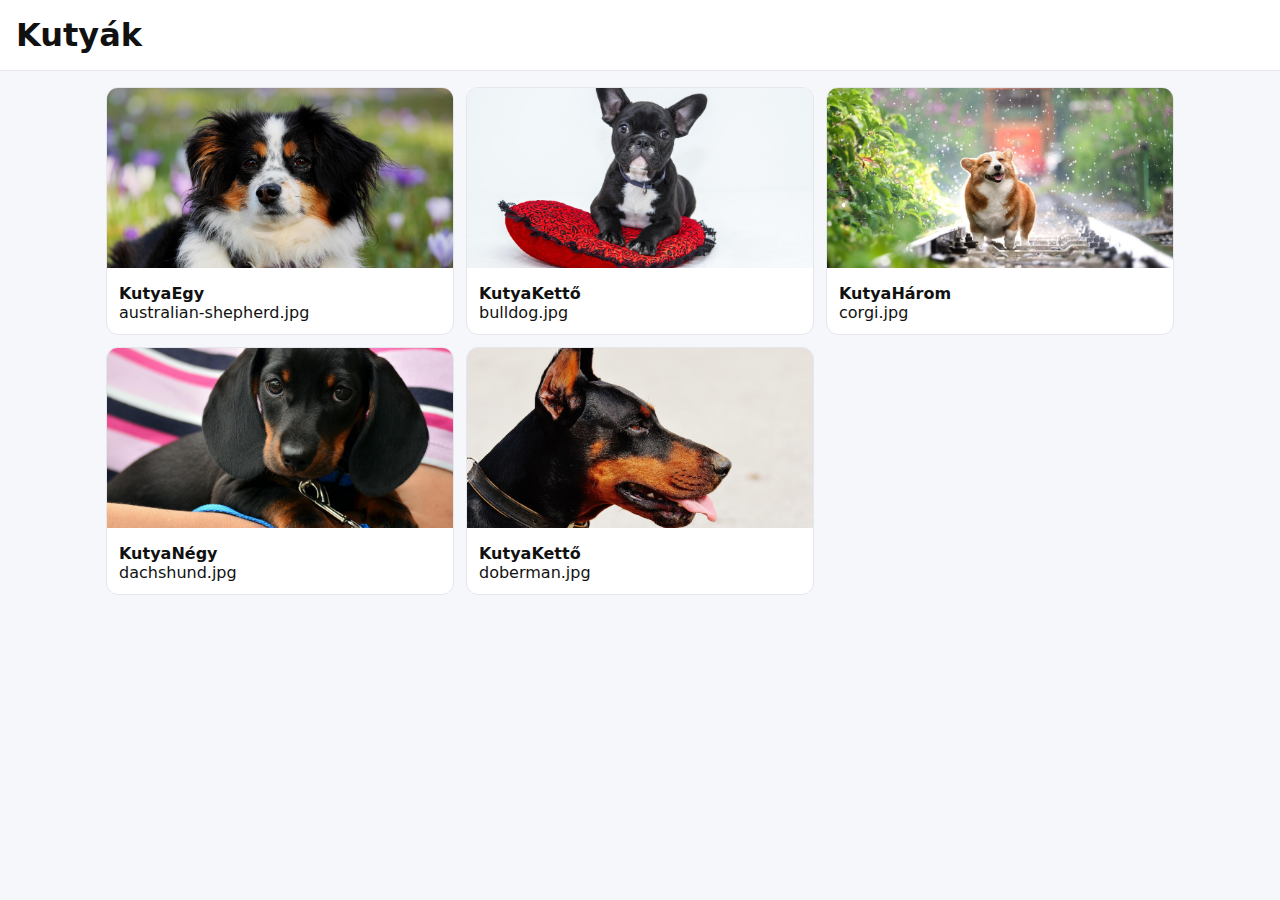
<file: 10_kutya_grid/index.html>
<!DOCTYPE html>
<html lang="hu">
<head>
    <meta charset="UTF-8">
    <meta name="viewport" content="width=device-width, initial-scale=1.0">
    <link rel="stylesheet" href="style.css">
    <link rel="shortcut icon" href="./img/favicon.png" type="image/x-icon">
    <title>Kutyák</title>
</head>
<body>
    <header><h1>Kutyák</h1></header>
    <main>
        <section id="KartyakHelye" class="grid">
                <div class="card">
                    <img src="./img/australian-shepherd.jpg" alt="dog1"/>
                    <div class="content">
                        <h3>KutyaEgy</h3>
                        <p>australian-shepherd.jpg</p>
                    </div>
                </div>
                <div class="card">
                    <img src="./img/bulldog.jpg" alt="dog2"/>
                    <div class="content">
                        <h3>KutyaKettő</h3>
                        <p>bulldog.jpg</p>
                    </div>
                </div>
                <div class="card">
                    <img src="./img/corgi.jpg" alt="dog3"/>
                    <div class="content">
                        <h3>KutyaHárom</h3>
                        <p>corgi.jpg</p>
                    </div>
                </div>
                <div class="card">
                    <img src="./img/dachshund.jpg" alt="dog4"/>
                    <div class="content">
                        <h3>KutyaNégy</h3>
                        <p>dachshund.jpg</p>
                    </div>
                </div>
                <div class="card">
                    <img src="./img/doberman.jpg" alt="dog5"/>
                    <div class="content">
                        <h3>KutyaKettő</h3>
                        <p>doberman.jpg</p>
                    </div>
                </div>
        </section>
    </main>







    <script src="script.js"></script>
</body>
</html>
</file>
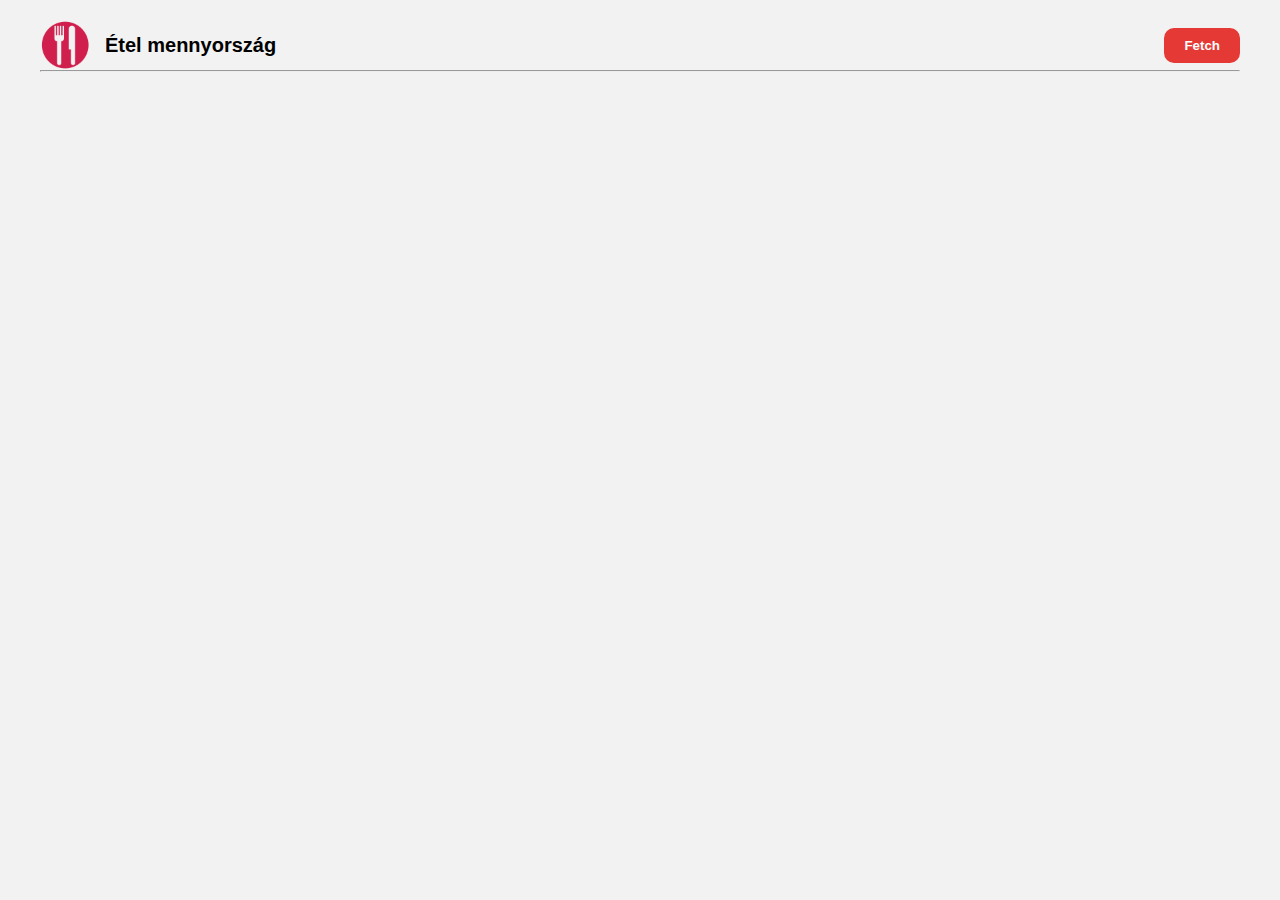
<file: 12_meals/index.html>
<!DOCTYPE html>
<html lang="hu">

<head>
  <meta charset="UTF-8" />
  <meta name="viewport" content="width=device-width, initial-scale=1.0" />
  <title>Étel mennyország</title>
  <link rel="shortcut icon" href="./favicon.ico" type="image/x-icon" />
  <link rel="stylesheet" href="./style.css" />
</head>

<body>
  <div class="container">
    <header>
      <div class="brand">
        <img class="brand-logo" src="./icon.jpg" alt="Étel mennyország logó" />
        <div class="brand_title">Étel mennyország</div>
      </div>

      <button id="fetch" class="btn btn-danger" type="button">Fetch</button>
    </header>

    <hr>

    <main>
      <div id="tarolo" class="grid" aria-live="polite"></div>
    </main>
  </div>

  <script src="./script.js"></script>
</body>

</html>
</file>
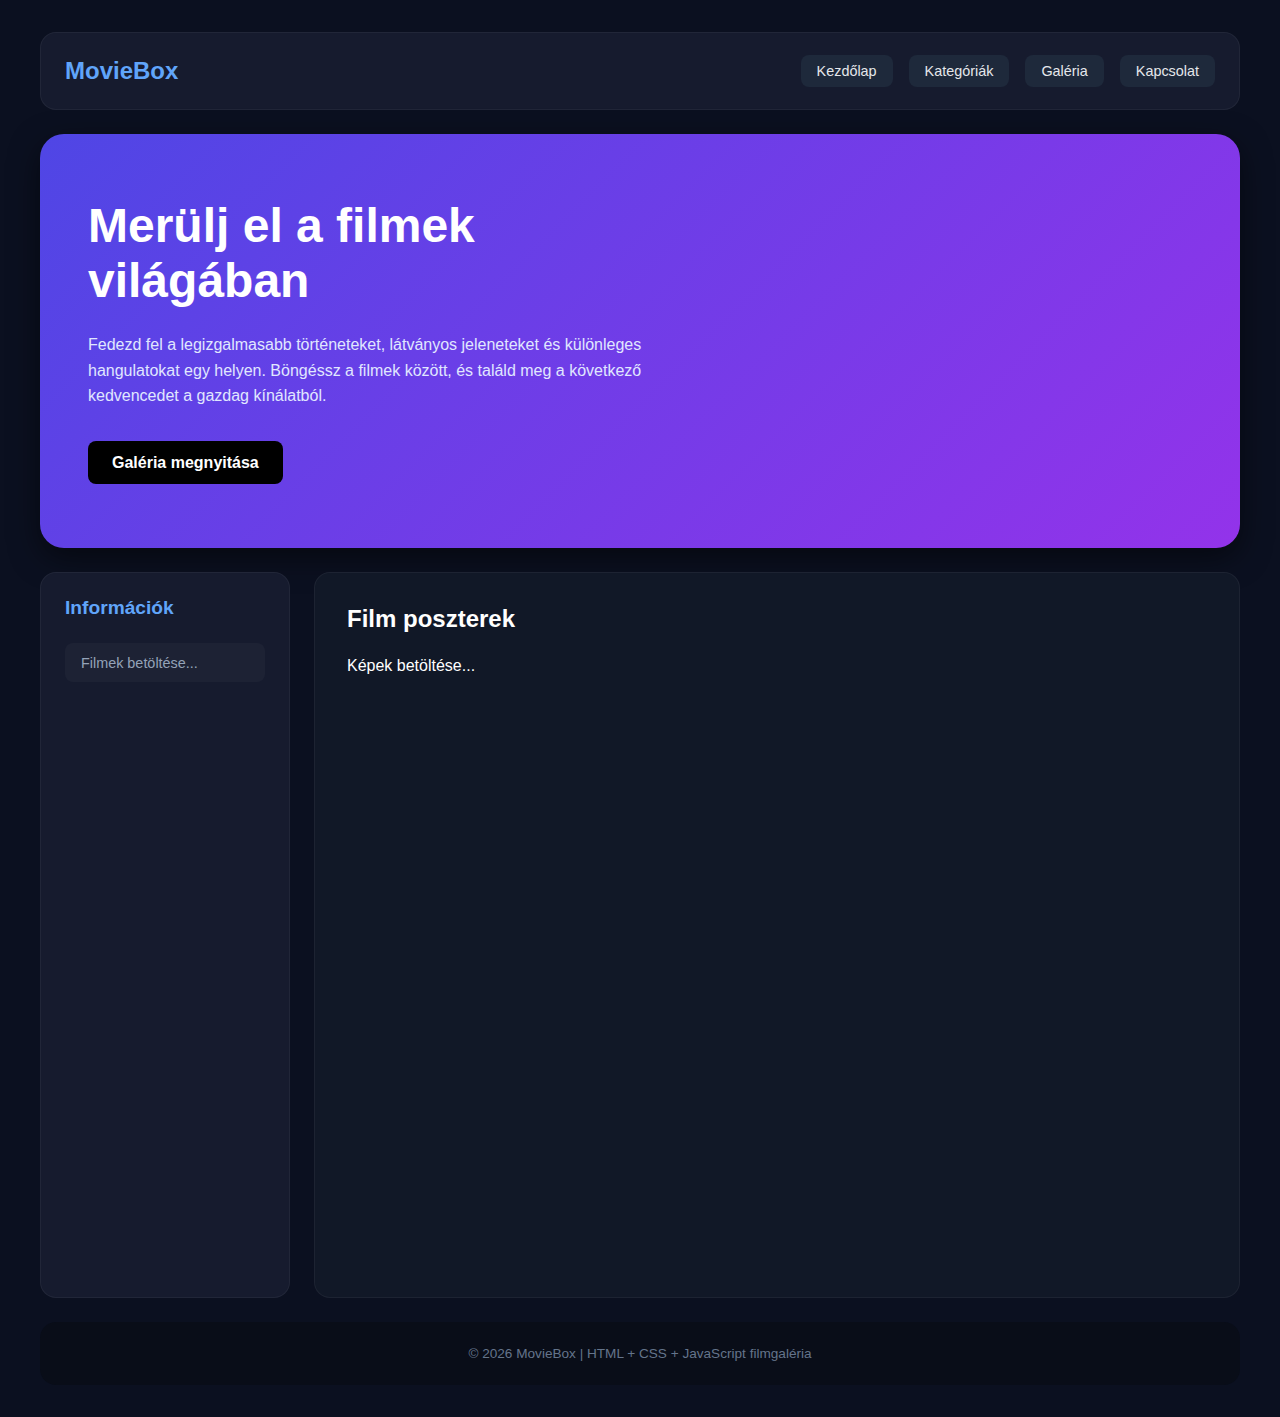
<file: 17_Hazi_Doga/index.html>
<!DOCTYPE html>
<html lang="hu">

<head>
    <meta charset="UTF-8">
    <meta name="viewport" content="width=device-width, initial-scale=1.0">
    <title>Filmgaléria</title>
    <link rel="stylesheet" href="./css/style.css">
</head>

<body>
    <div class="container">
        <div class="page-layout">
        <nav class="menu">
            <div class="logo">MovieBox</div>
            <ul class="nav-links">
                <li><a href="#hero">Kezdőlap</a></li>
                <li><a href="#sidebar">Kategóriák</a></li>
                <li><a href="#gallery-section">Galéria</a></li>
                <li><a href="#footer">Kapcsolat</a></li>
            </ul>
        </nav>

<header class="hero" id="hero">
    <div class="hero-content">
        <h1>Merülj el a filmek világában</h1>
        <p>
            Fedezd fel a legizgalmasabb történeteket, látványos jeleneteket és különleges
            hangulatokat egy helyen. Böngéssz a filmek között, és találd meg a következő
            kedvencedet a gazdag kínálatból.
        </p>
        <a href="#gallery" class="hero-btn">Galéria megnyitása</a>
    </div>
</header>

        <main class="content-layout">
            <aside id="sidebar">
                <h2>Információk</h2>

                <ul class="side-menu" id="movie-list">
                    <li><a href="#gallery">Filmek betöltése...</a></li>
                </ul>
            </aside>

            <article id="gallery-section">
                <div class="article-head">
                    <h2>Film poszterek</h2>
                </div>

                <div id="gallery" class="bento-grid">
                    <p class="loading">Képek betöltése...</p>
                </div>
            </article>
        </main>

        <footer id="footer">
            <p>&copy; 2026 MovieBox | HTML + CSS + JavaScript filmgaléria</p>
        </footer>
    </div>

    </div>
    <script src="./js/script.js"></script>
</body>

</html>
</file>
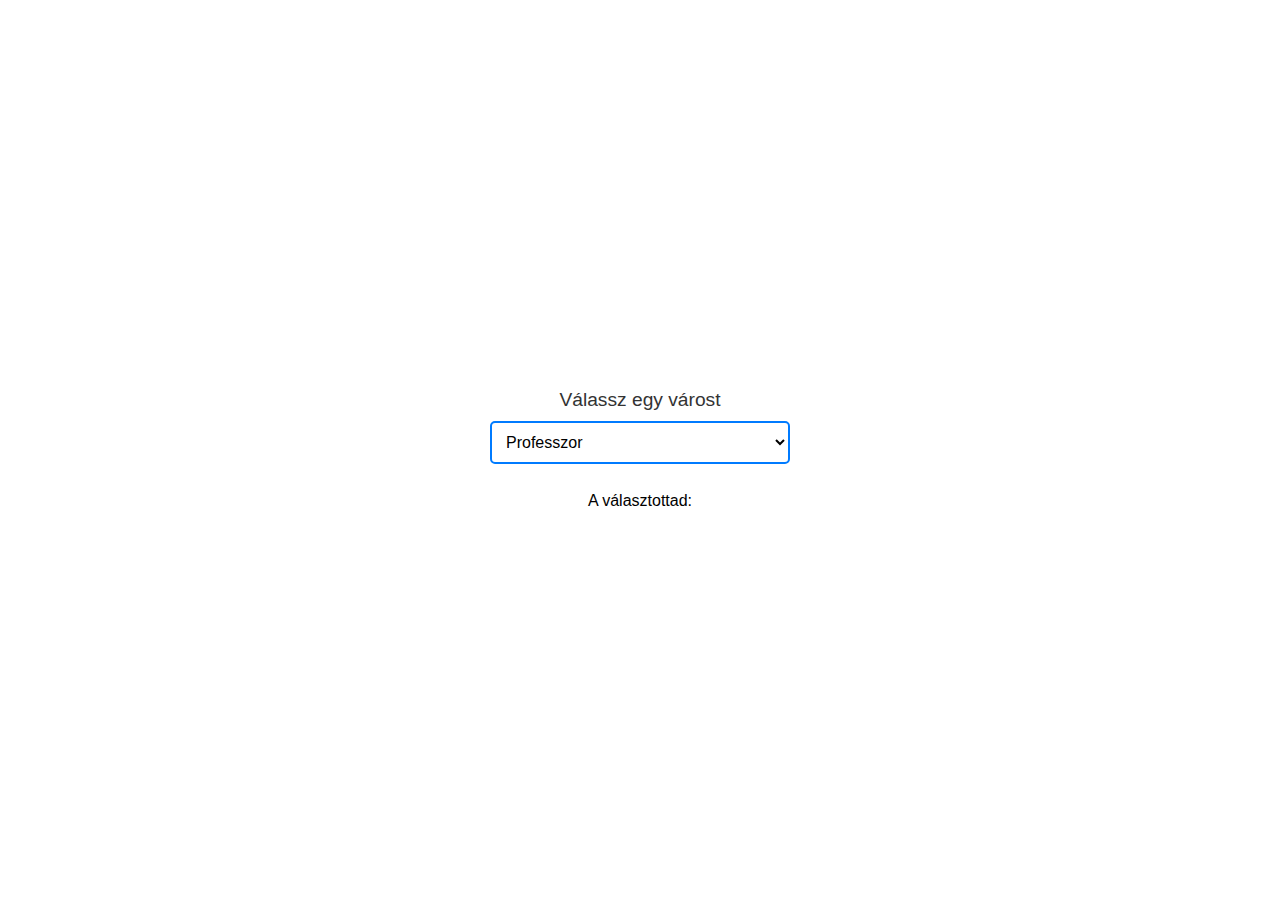
<file: 1_change_event/index.html>
<!DOCTYPE html>
<html lang="hu">

<head>
    <meta charset="UTF-8">
    <meta name="viewport" content="width=device-width, initial-scale=1.0">
    <title>Change Event</title>
    <link rel="stylesheet" href="style.css">
    <link rel="shortcut icon" href="./img/icon.svg" type="image/x-icon">
</head>

<body>
    <div class="container">
        <label for="city">Válassz egy várost</label>
        <select id="cities" name="city">
            <option value="Berlin">Berlin</option>
            <option value="Tokyo">Tokyo</option>
            <option value="Rio">Rio</option>
            <option value="Nairobi">Nairobi</option>
            <option value="Lisbon">Lisszabon</option>
            <option value="Moscow">Moszkva</option>
            <option value="Denver">Denver</option>
            <option value="Stockholm">Stockholm</option>
            <option value="Helsinki">Helsinki</option>
            <option value="Professor" selected>Professzor</option>
        </select>
    </div>

    <div id="finish">
        <p>
            A választottad:
            <span id="demo"></span>
        </p>
    
        <div id="image">
    
        </div>
    </div>

    <script src="script.js"></script>
</body>

</html>
</file>
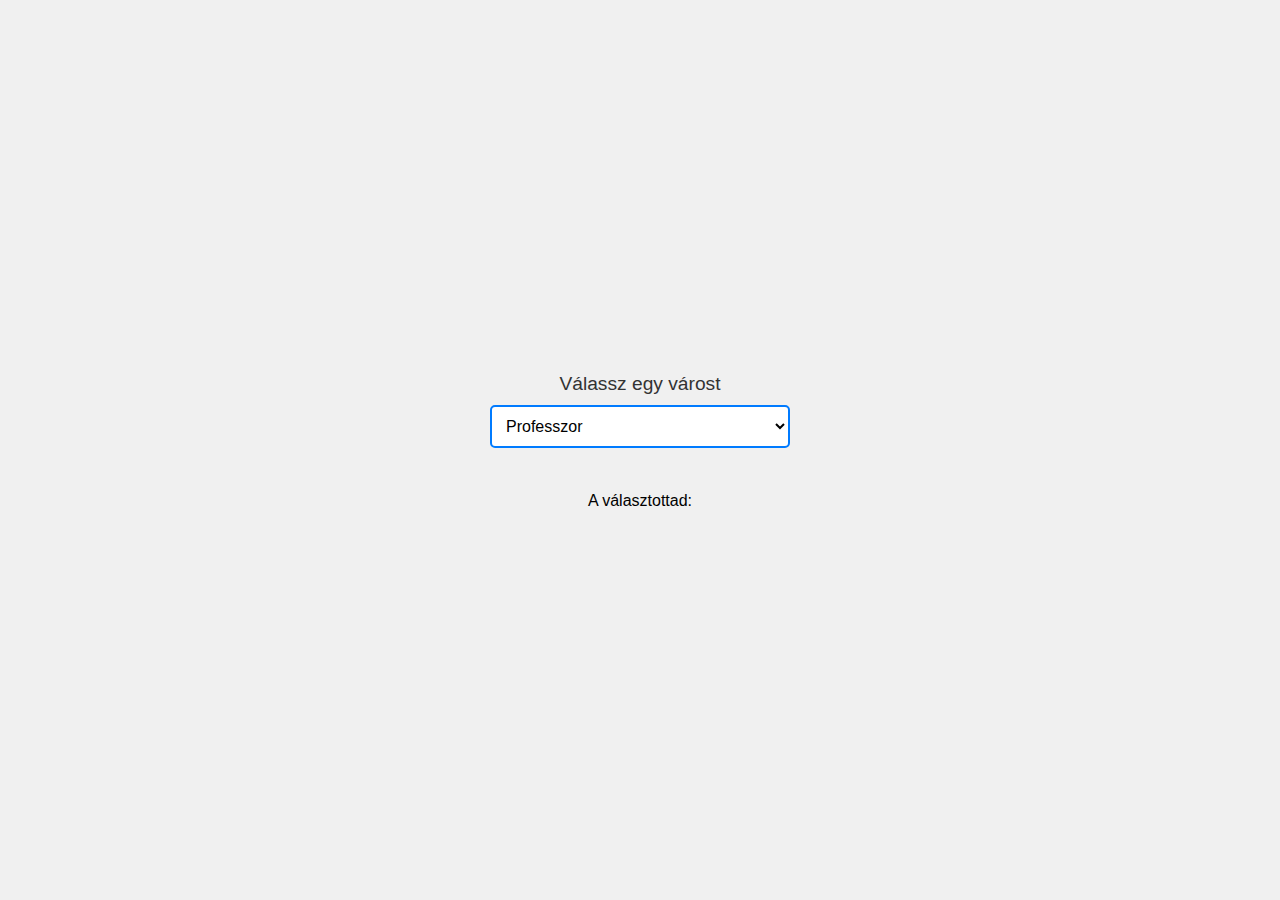
<file: 2_DOMContentLoad_event/index.html>
<!DOCTYPE html>
<html lang="hu">

<head>
    <meta charset="UTF-8">
    <meta name="viewport" content="width=device-width, initial-scale=1.0">
    <title>DOM Content Load</title>
    <link rel="stylesheet" href="style.css">
    <link rel="shortcut icon" href="./img/icon.svg" type="image/x-icon">
</head>

<body>
    <div class="container">
        <label for="city">Válassz egy várost</label>
        <select id="city" name="city">
            <!-- Az opciókat JavaScript segítségével töltjük be -->
        </select>
    </div>

    <div id="finish">
        <p>
            A választottad:
            <span id="demo"></span>
        </p>

        <div id="image">

        </div>
    </div>

    <script src="script.js"></script>
</body>

</html>
</file>
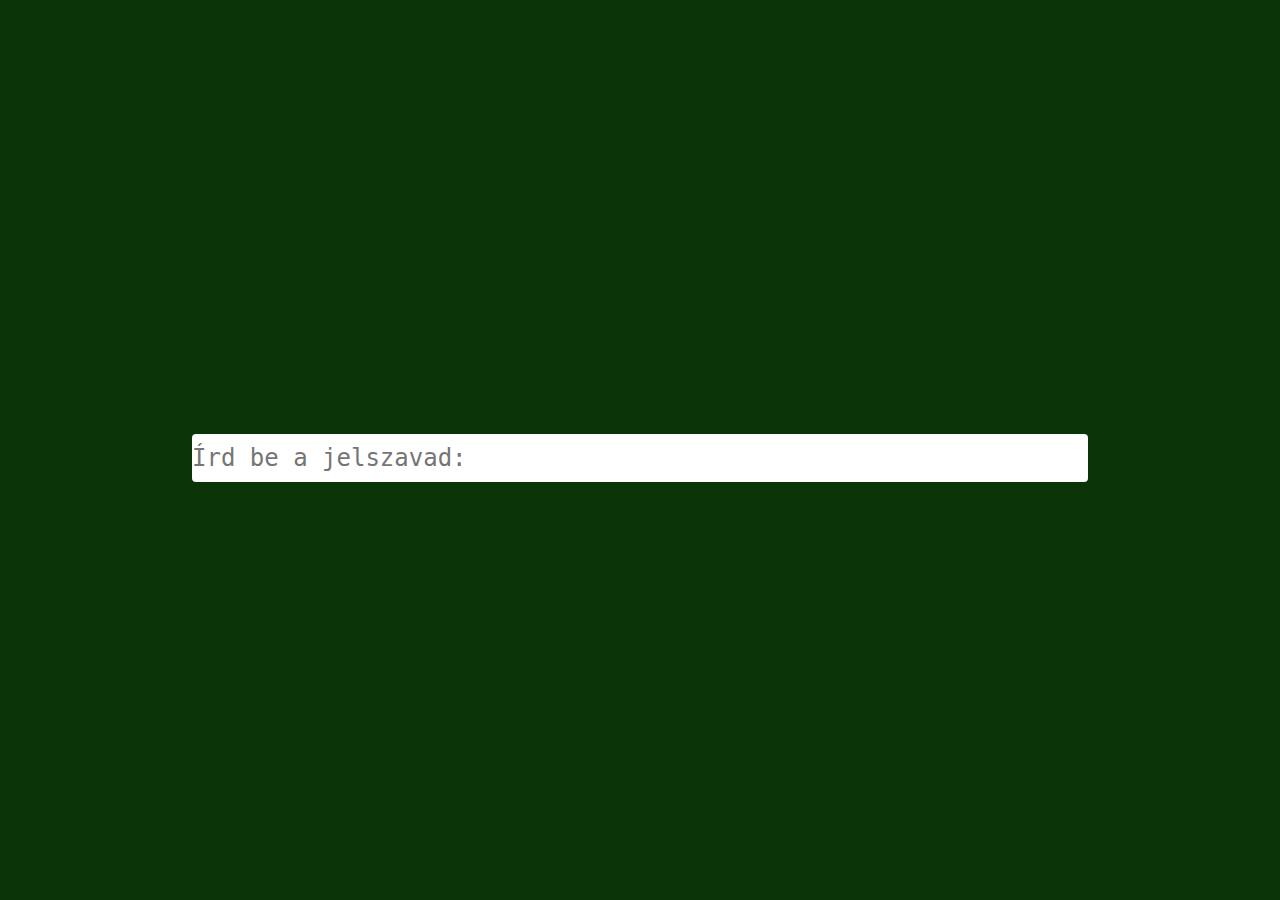
<file: 3_keypress_event/index.html>
<!DOCTYPE html>
<html lang="en">
<head>
    <meta charset="UTF-8">
    <meta name="viewport" content="width=device-width, initial-scale=1.0">
    <link rel="stylesheet" href="style.css">
    <title>KeyPressEvent</title>
</head>
<body>
    <div class="container">
        <span id="demo"></span>
        <textarea name="area" id="area" placeholder="Írd be a jelszavad: "></textarea>
    </div>






    <script src="script.js"></script>
</body>
</html>
</file>
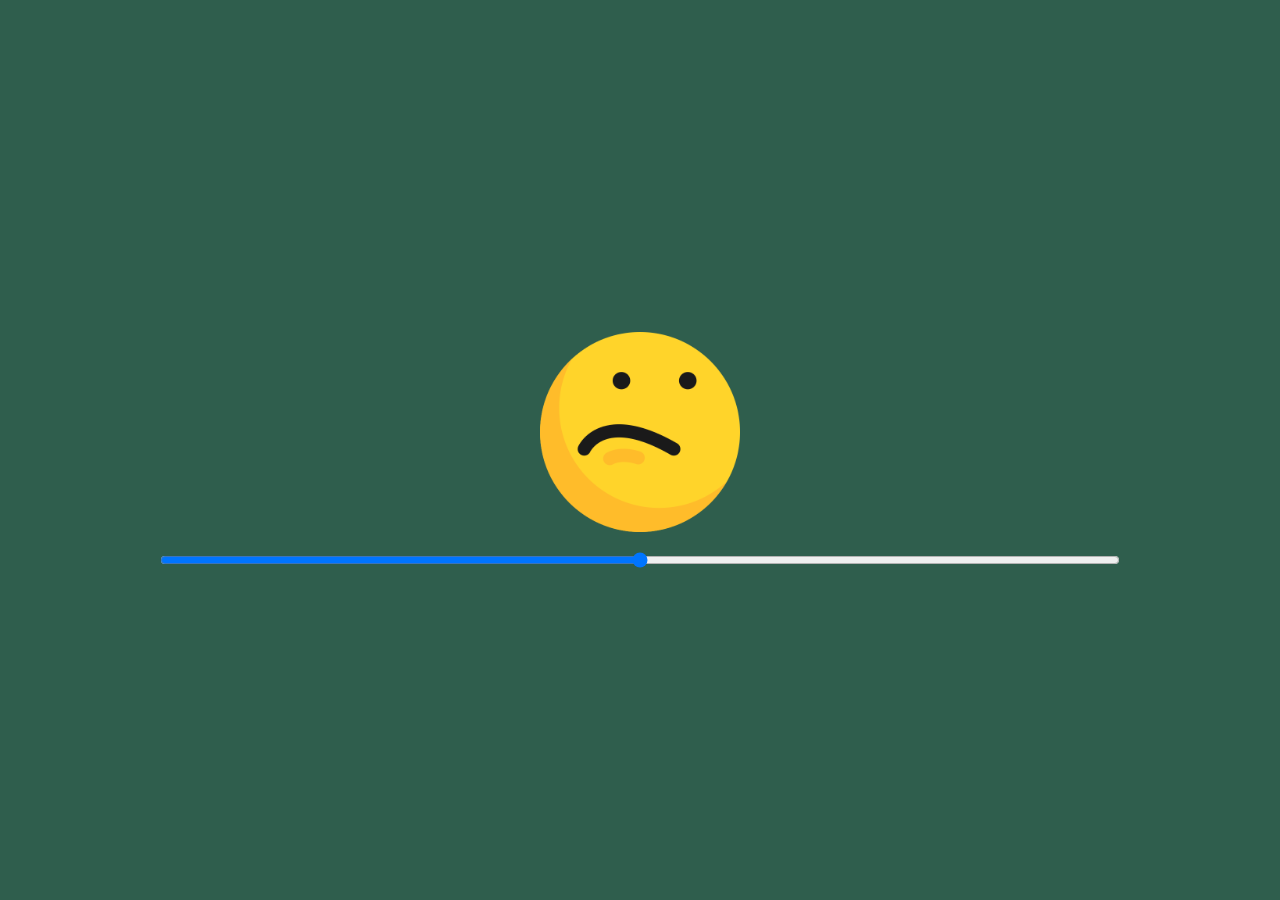
<file: 4_hangulat/index.html>
<!DOCTYPE html>
<html lang="hu">
<head>
    <meta charset="UTF-8">
    <meta name="viewport" content="width=device-width, initial-scale=1.0">
    <link rel="stylesheet" href="style.css">
    <link rel="shortcut icon" href="./img/face.ico" type="image/x-icon">
    <title>Hangulat</title>
</head>
<body>
    <div class="container">
        <img alt="HangulatKep" id="MoodImg">
        <input type="range" id="MoodSlider" class="MoodSlider" min="0" max="6" step="1">
    </div>
    <script src="script.js"></script>
</body>
</html>
</file>
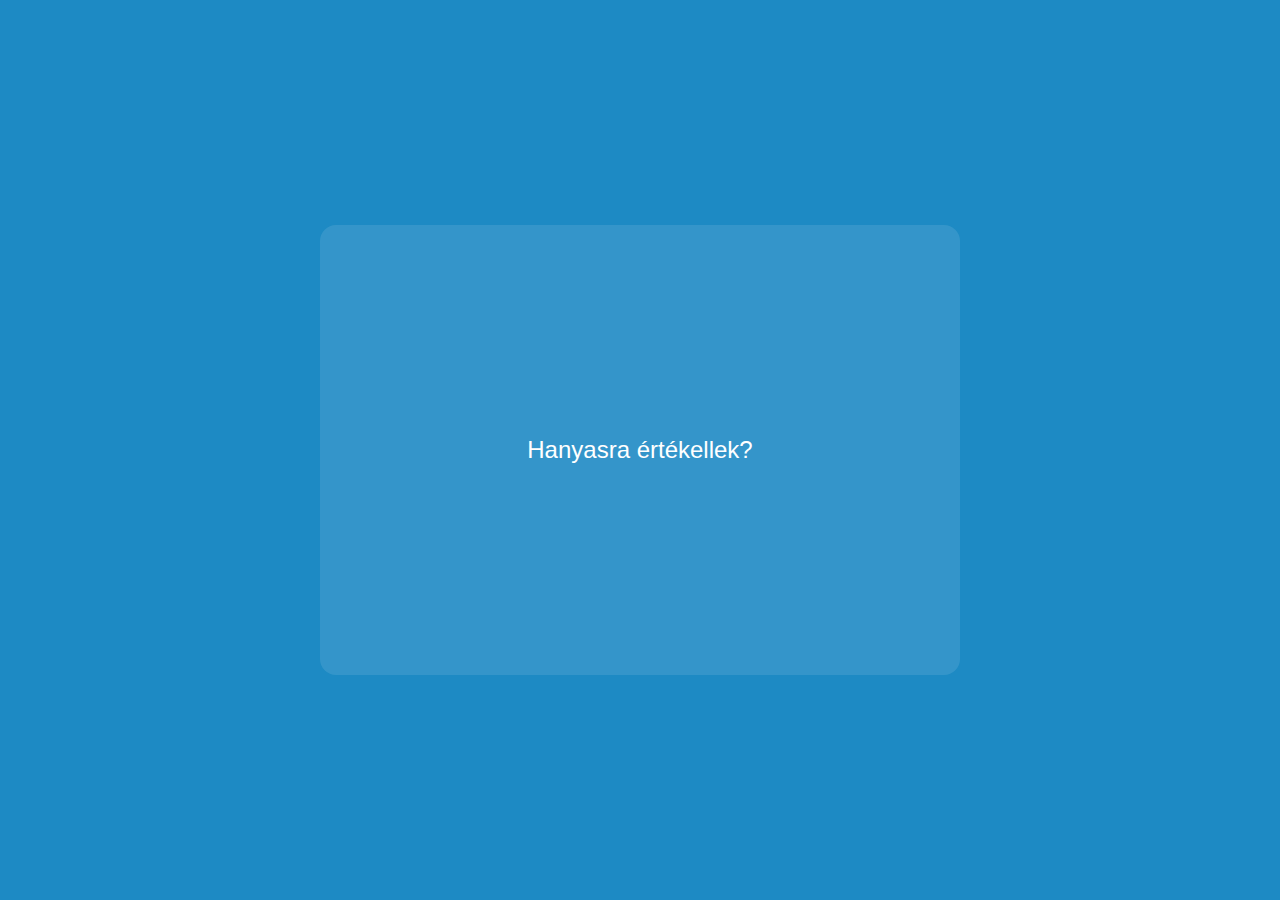
<file: 5_mouseover_event/index.html>
<!DOCTYPE html>
<html lang="hu">
<head>
    <meta charset="UTF-8">
    <meta name="viewport" content="width=device-width, initial-scale=1.0">
    <link rel="stylesheet" href="style.css">
    <title>Mouseover_event</title>
</head>
<body>
    <div id="demo">
        <p>Hanyasra értékellek?</p>
    </div>



    <script src="script.js"></script>
</body>
</html>
</file>
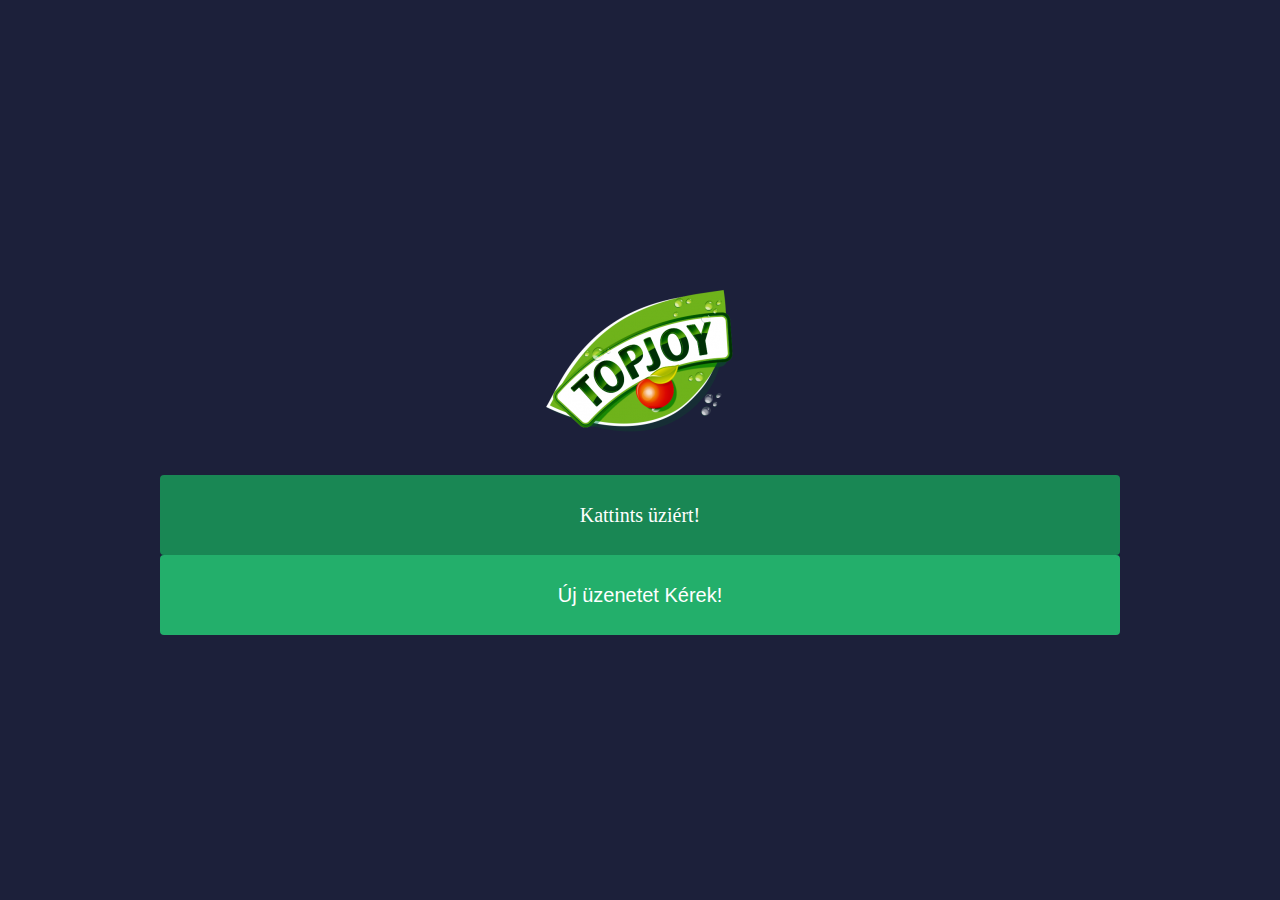
<file: 6_topjoy/index.html>
<!DOCTYPE html>
<html lang="hu">
<head>
    <meta charset="UTF-8">
    <meta name="viewport" content="width=device-width, initial-scale=1.0">
    <link rel="stylesheet" href="style.css">
    <link rel="shortcut icon" href="./topjoy.ico" type="image/x-icon">
    <title>Topjoy</title>
</head>
<body>
    <div id="divecske">
        <div id="image">
            <img src="./topjoy.png" alt="topjoy" class="img-fluid">
        </div>
        <div class="massageboksz" id="massagebox"><!--198754-->
            Kattints üziért!
        </div>
        <button class="customB" id="massageB" type="button"><!--23AF6B-->
            Új üzenetet Kérek!
        </button>
    </div>
    








    <script src="script.js"></script>
</body>
</html>
</file>
<file: 10_kutya_grid/style.css>
*{
    box-sizing: border-box;
    margin: 0;
    padding: 0;
}
body{
    font-family: system-ui, -apple-system, BlinkMacSystemFont, 'Segoe UI', Roboto, Oxygen, Ubuntu, Cantarell, 'Open Sans', 'Helvetica Neue', sans-serif;
    background: #F6F7FB;
    color: #111;
}
header{
    padding: 1rem;
    background: white;
    border-bottom: 1px solid #e6e6ef;
}
header h1{
    font-size: 2rem;
}
main{
    max-width: 68.75rem;
    margin: 0 auto;
    padding: 1rem;
}
.grid{
    display: grid;
    gap: 0.75rem;
    grid-template-columns: 1fr;
}
.card{
    background: white;
    border: 1px solid #e6e6ef;
    border-radius: 0.75rem;
    overflow: hidden;
    cursor: pointer;
    transition: transform 300ms ease, filter 300ms ease;
}
.card img{
    width: 100%;
    height: 180px;
    object-fit: cover;
}
.card .content{
    padding: 0.75rem;
}
.card h3{
    font-size: 1rem;
}
@media (min-width: 768px){
    .grid{
        grid-template-columns: repeat(2, 1fr);
    }
}
@media (min-width: 1000px){
    .grid{
        grid-template-columns: repeat(3, 1fr);
    }
}
.grid:hover .card:not(:hover) {
    filter: blur(1.5px);
}
.grid .card:hover{
    transform: scale(1.06);
}
</file>
<file: 12_meals/style.css>
* {
    box-sizing: border-box;
    margin: 0;
    padding: 0;
}

body {
    margin: 0;
    font-family: Arial, Helvetica, sans-serif;
    background: #f2f2f2;
}

.container {
    max-width: 1240px;
    margin: auto;
    padding: 20px;
}

header {
    display: flex;
    justify-content: space-between;
    align-items: center;
}

.brand {
    display: flex;
    align-items: center;
    gap: 15px;
}

.brand-logo {
    width: 50px;
}

.brand_title {
    font-size: 20px;
    font-weight: bold;
}

.btn {
    border: none;
    padding: 10px 20px;
    border-radius: 10px;
    cursor: pointer;
    font-weight: bold;
}

.btn-danger {
    background: #e53935;
    color: white;
}

.grid {
    display: grid;
    gap: 20px;
    margin-top: 20px;

    grid-template-columns: 1fr;
}

@media (min-width: 320px) {
    .grid {
        grid-template-columns: 1fr 1fr;
    }
}

@media (min-width: 1024px) {
    .grid {
        grid-template-columns: 1fr 1fr 1fr;
    }
}

@media (min-width: 1240px) {
    .grid {
        grid-template-columns: 1fr 1fr 1fr 1fr;
    }
}

.card {
    background: #e5e5e5;
    border-radius: 15px;
    overflow: hidden;
    box-shadow: 0 2px 5px rgba(0,0,0,0.1);
}

.card img {
    width: 100%;
    height: 200px;
    object-fit: contain;
    background: #eee;
}

.card-title {
    background: #ddd;
    padding: 15px;
    font-weight: bold;
}
</file>
<file: 17_Hazi_Doga/css/style.css>
* {
    margin: 0;
    padding: 0;
    box-sizing: border-box;
}

html {
    scroll-behavior: smooth;
    font-size: 16px;
}

body {
    font-family: 'Segoe UI', Tahoma, Geneva, Verdana, sans-serif;
    background: #0B1020;
    color: white;
    padding: 2rem;
}

.page-layout {
    max-width: 1200px;
    margin: 0 auto;
    display: grid;
    grid-template-areas:
        "nav"
        "hero"
        "main"
        "foot";
    gap: 1.5rem;
}

.menu {
    grid-area: nav;
    display: flex;
    justify-content: space-between;
    align-items: center;
    background-color: #161B2E;
    padding: 1.5rem;
    border-radius: 1rem;
    border: 1px solid rgba(255, 255, 255, 0.05);
}

.hero {
    grid-area: hero;
    background: linear-gradient(135deg, #4F46E5, #9333EA);
    padding: 4rem 3rem;
    border-radius: 1.5rem;
    box-shadow: 0 10px 30px rgba(0, 0, 0, 0.5);
}

.content-layout {
    grid-area: main;
    display: grid;
    grid-template-columns: 250px 1fr;
    gap: 0 1.5rem;
    align-items: stretch;
    background: transparent;
    border: none;
    overflow: hidden;
}

aside {
    width: 100%;
    background: #161B2E;
    padding: 1.5rem;
    border-radius: 1rem;
    border: 1px solid rgba(255, 255, 255, 0.05);
}

#gallery-section {
    background: #111827;
    padding: 2rem;
    height: 100%;
    border-radius: 1rem;
    border: 1px solid rgba(255, 255, 255, 0.05);
}

footer {
    grid-area: foot;
    text-align: center;
    padding: 1.5rem;
    background: #090D18;
    border-radius: 1rem;
    color: #64748B;
    font-size: 0.85rem;
}

.logo {
    font-size: 1.5rem;
    font-weight: bold;
    color: #60A5FA;
}

.nav-links {
    list-style: none;
    display: flex;
    gap: 1rem;
}

.nav-links a {
    text-decoration: none;
    color: #E5E7EB;
    background: #1E293B;
    padding: 0.5rem 1rem;
    border-radius: 0.5rem;
    font-size: 0.9rem;
    transition: 0.3s;
}

.nav-links a:hover {
    background: #334155;
}

.hero-content {
    max-width: 600px;
}

.hero h1 {
    font-size: 3rem;
    margin-bottom: 1.5rem;
    font-weight: 800;
}

.hero p {
    color: #E0E7FF;
    margin-bottom: 2rem;
    line-height: 1.6;
}

.hero-btn {
    display: inline-block;
    background: #000;
    color: white;
    text-decoration: none;
    padding: 0.8rem 1.5rem;
    border-radius: 0.5rem;
    font-weight: bold;
    transition: 0.3s;
}

.hero-btn:hover {
    transform: scale(1.05);
}

aside h2 {
    color: #60A5FA;
    font-size: 1.2rem;
    margin-bottom: 1.5rem;
}

.side-menu {
    list-style: none;
}

.side-menu li {
    margin-bottom: 0.8rem;
}

.side-menu li a {
    text-decoration: none;
    color: #94A3B8;
    background: rgba(255, 255, 255, 0.03);
    padding: 0.7rem 1rem;
    display: block;
    border-radius: 0.5rem;
    font-size: 0.9rem;
    transition: 0.2s;
}

.side-menu li a:hover {
    background: rgba(255, 255, 255, 0.1);
    color: white;
}

.article-head h2 {
    margin-bottom: 1.5rem;
    font-size: 1.5rem;
}

.bento-grid {
    display: grid;
    grid-template-areas:
        "card1 card1 card2 card3"
        "card1 card1 card4 card4"
        "card5 card6 card4 card4"
        "card7 card7 card8 card8";
    grid-template-columns: repeat(4, 1fr);
    grid-template-rows: repeat(4, 140px);
    gap: 1rem;
}

.movie-card {
    position: relative;
    border-radius: 0.8rem;
    overflow: hidden;
    min-height: unset;
}

.movie-card img {
    width: 100%;
    height: 100%;
    object-fit: cover;
    display: block;
}

.movie-info {
    position: absolute;
    left: 0;
    bottom: 0;
    width: 100%;
    padding: 1rem;
    background: linear-gradient(to top, rgba(0, 0, 0, 0.8), transparent);
}

.movie-info h3 {
    font-size: 1rem;
    margin-bottom: 0.5rem;
}

.badge-wrap {
    display: flex;
    gap: 0.5rem;
}

.badge {
    background: #2563eb;
    color: white;
    padding: 0.3rem 0.7rem;
    border-radius: 999px;
    font-size: 0.75rem;
}


.movie-card:nth-child(1) {
    grid-area: card1;
}

.movie-card:nth-child(2) {
    grid-area: card2;
}

.movie-card:nth-child(3) {
    grid-area: card3;
}

.movie-card:nth-child(4) {
    grid-area: card4;
}

.movie-card:nth-child(5) {
    grid-area: card5;
}

.movie-card:nth-child(6) {
    grid-area: card6;
}

.movie-card:nth-child(7) {
    grid-area: card7;
}

.movie-card:nth-child(8) {
    grid-area: card8;
}

@media (max-width: 1000px) {
    .bento-grid {
        grid-template-areas:
            "card1 card1 card2 card3"
            "card1 card1 card4 card4"
            "card5 card6 card4 card4"
            "card7 card7 card8 card8";
        grid-template-columns: repeat(4, 1fr);
        grid-template-rows: repeat(4, 140px);
    }

    .content-layout {
        grid-template-columns: 220px 1fr;
    }
}

@media (max-width: 900px) {
    .menu {
        flex-direction: column;
        align-items: flex-start;
        gap: 1rem;
    }

    .nav-links {
        flex-direction: column;
        width: 100%;
    }

    .nav-links a {
        display: block;
    }

    .content-layout {
        grid-template-columns: 1fr;
        border-radius: 1rem;
    }

    aside {
        border-right: none;
        border-bottom: 1px solid rgba(255, 255, 255, 0.05);
    }

    .bento-grid {
        grid-template-areas:
            "card1 card1"
            "card2 card3"
            "card4 card4"
            "card5 card6"
            "card7 card8";
        grid-template-columns: repeat(2, 1fr);
        grid-template-rows: 260px 160px 160px 160px 160px;
    }
}

@media (max-width: 700px) {
    body {
        padding: 1rem;
    }

    .hero {
        padding: 2.5rem 1.5rem;
    }

    .hero h1 {
        font-size: 2rem;
    }

    .bento-grid {
        grid-template-areas:
            "card1"
            "card2"
            "card3"
            "card4"
            "card5"
            "card6"
            "card7"
            "card8";
        grid-template-columns: 1fr;
        grid-template-rows: repeat(8, 180px);
    }
}
</file>
<file: 1_change_event/style.css>
* {
    margin: 0;
    padding: 0;
    box-sizing: border-box;
}

body {
    font-family: Arial, Helvetica, sans-serif;
    display: flex;
    align-items: center;
    justify-content: center;
    height: 100vh;
    flex-direction: column;
}

.container {
    margin-bottom: 20px;
    text-align: center;
    width: 75%;
}

label {
    font-size: 1.2rem;
    margin-bottom: 10px;
    display: block;
    color: #333333;
}

select {
    padding: 10px;
    font-size: 1rem;
    border-radius: 5px;
    border: 2px solid #007BFF;
    background-color: #FFFFFF;
    cursor: pointer;
    width: 100%;
    max-width: 300px;
    display: block;
    margin: 0 auto;
}

#finish {
    text-align: center;
    max-width: 800px;
    width: 100%;
    margin: 0 auto;
}

#demo {
    font-size: 1.5rem;
    color: #007BFF;
    font-weight: bold;
    margin-top: 20px;
}

#image img {
    margin-top: 20px;
    max-width: 50%;
    height: auto;
    border-radius: 10px;
}

@media (max-width: 768px) {
    select {
        max-width: 100%;
    }

    #image img {
        max-width: 80%;
    }
}

@media (max-width: 480px) {
    #demo {
        font-size: 1.2rem;
    }

    #image img {
        max-width: 90%;
    }
}
</file>
<file: 2_DOMContentLoad_event/style.css>
body {
    font-family: Arial, sans-serif;
    display: flex;
    justify-content: center;
    align-items: center;
    height: 100vh;
    background-color: #f0f0f0;
    margin: 0;
    flex-direction: column;
    /* Hogy a tartalom függőlegesen igazodjon */
}

.container {
    margin-bottom: 20px;
    text-align: center;
    width: 75%;
}

label {
    font-size: 1.2rem;
    margin-bottom: 10px;
    display: block;
    color: #333;
}

select {
    padding: 10px;
    font-size: 1rem;
    border-radius: 5px;
    border: 2px solid #007BFF;
    background-color: #fff;
    cursor: pointer;
    width: 100%;
    max-width: 300px;
    display: block;
    margin: 0 auto;
}

#finish {
    text-align: center;
    max-width: 800px;
    width: 100%;
    margin: 0 auto;
}

#demo {
    font-size: 1.5rem;
    color: #007BFF;
    font-weight: bold;
    margin-top: 20px;
}

#image img {
    margin-top: 20px;
    max-width: 50%;
    /* A kép nem tölti ki a teljes képernyőt */
    height: auto;
    border-radius: 10px;
}

/* Reszponzív stílusok */
@media (max-width: 768px) {
    select {
        max-width: 100%;
    }

    #image img {
        max-width: 80%;
        /* Mobil eszközökön kisebb legyen a kép */
    }
}

@media (max-width: 480px) {
    #demo {
        font-size: 1.2rem;
    }

    #image img {
        max-width: 90%;
    }
}
</file>
<file: 3_keypress_event/style.css>
*{
    padding: 0;
    margin: 0;
    box-sizing: border-box;
}
body{
    background-color: #0B3508;
    color: #EBA119;
    height: 100vh;
    display: flex;
    align-items: center;
    justify-content: center;
    font-size: 1.5rem;
}
.container{
    width: 75%;
    display: flex;
    flex-direction: column;
    padding: 2rem;
    gap: 1rem;
}
textarea{
    border-radius: 0.25rem;
    border: none;
    height: 3rem;
    resize: none;
    line-height: 3rem;   
    font-size: 1.5rem;
}
</file>
<file: 4_hangulat/style.css>
*{
    box-sizing: border-box;
    padding: 0;
    margin: 0;
}
html{
    font-size: 16px;
}
body{
    background-color: #2f5e4d;
    font-family: Arial, Helvetica, sans-serif;
    display: flex;
    justify-content: center;
    align-items: center;
    height: 100vh;
}
.container{
    width: 75%;
    display: flex;
    justify-content: center;
    align-items: center;
    flex-direction: column;
    gap: 1.25rem;
}
#MoodImg{
    height: 200px;
}
.MoodSlider{
    width: 100%;
    height: 5%;
    background-color: #cccccc;
    color: white;
    border-radius: 5rem;
}
.MoodSlider::-webkit-slider-thumb{
    appearance: none;
    width: 1.5rem;
    height: 1.5rem;
    border-radius: 50%;
    background-color: black;
    cursor: pointer;
}
.MoodSlider::-moz-range-thumb{
    appearance: none;
    width: 1.5rem;
    height: 1.5rem;
    border-radius: 50%;
    background-color: black;
    cursor: pointer;
}
</file>
<file: 5_mouseover_event/style.css>
*{
    margin: 0;
    padding: 0;
    box-sizing: border-box;
}
html{
    font-size: 16px;
}
body{
    background-color: #1D8AC4;
    color: white;
    font-family: Arial, Helvetica, sans-serif;
    font-size: 1.5rem;
    display: flex;
    justify-content: center;
    align-items: center;
    height: 100vh;
    user-select: none;
}
#demo{
    display: flex;
    align-items: center;
    justify-content: center;
    width: 50%;
    height: 50%;
    padding: 1rem;
    background-color: #ffffff1a;
    overflow: hidden;
    border-radius: 1rem;
}
img{
    max-width: 100%;
    max-height: 100%;
    border-radius: 0.75rem;
    border: 1px solid black;
    object-fit: contain;
}
</file>
<file: 6_topjoy/style.css>
*{
    margin: 0;
    padding: 0;
    box-sizing: border-box;
}
body{
    background-color: #1C203A;
    align-items: center;
    justify-content: center;
    display: flex;
    height: 100vh;
}
#divecske{
    align-items: center;
    justify-content: center;
    display: flex;
    flex-direction: column;
    width: 75%;
}
#image{
    margin-bottom: 1rem;
}
.img-fluid{
    max-width: 100%;
    height: auto;
}
.massageboksz, .customB{
    color: white;
    background-color: #198754;
    width: 100%;
    height: 5rem;
    text-align: center;
    font-size: 1.25rem;
    line-height: 5rem;
    border: none;
    border-radius: 0.25rem;
}
.customB{
    background-color: #23AF6B;
    cursor: pointer;
    border: none;
}
.customB:hover{
    filter: grayscale(10%);
}
</file>
